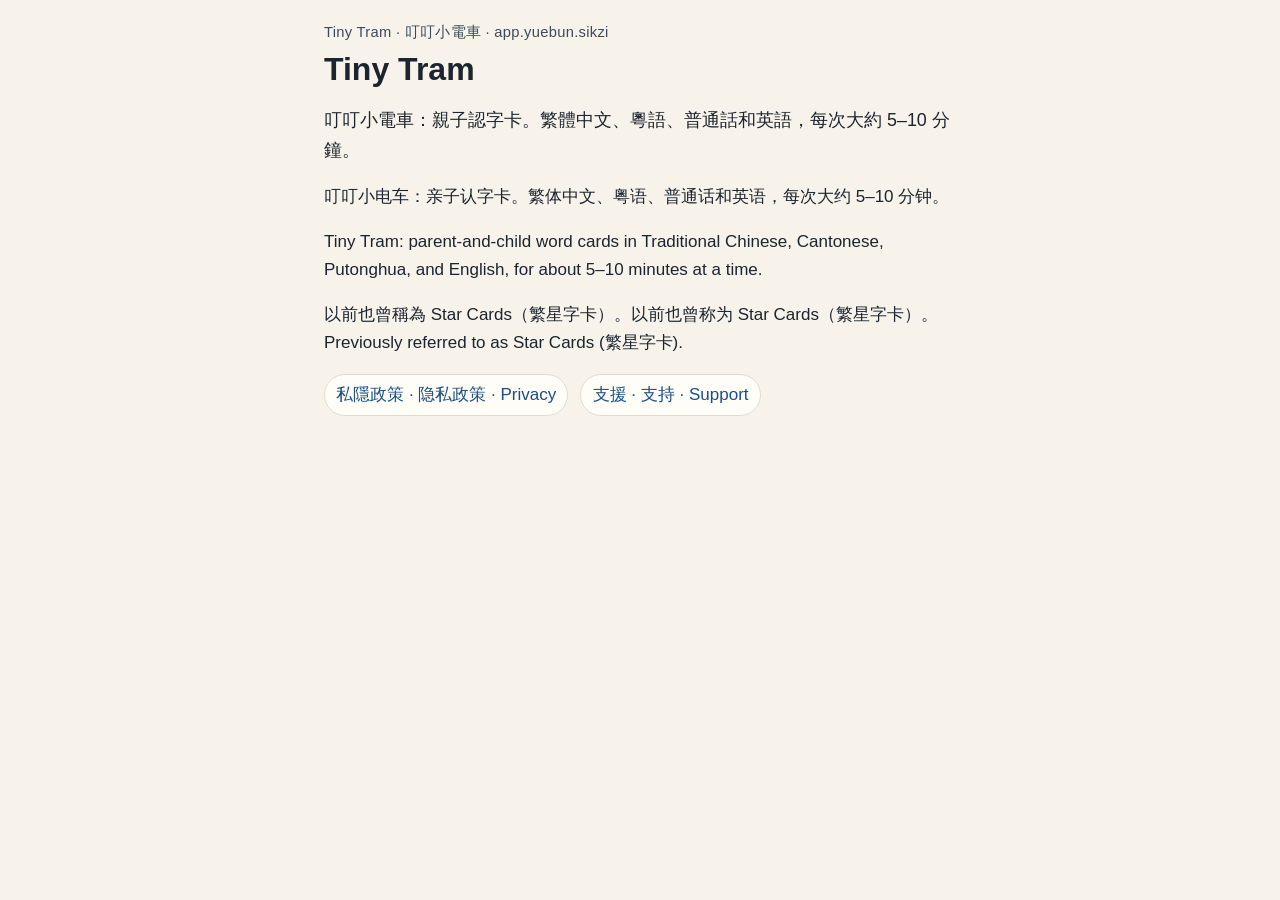
<file: index.html>
<!DOCTYPE html>
<html lang="zh-Hant">
<head>
  <meta charset="utf-8">
  <meta name="viewport" content="width=device-width, initial-scale=1">
  <meta http-equiv="Content-Security-Policy" content="default-src 'none'; style-src 'self'; base-uri 'none'; form-action 'none'">
  <title>Tiny Tram · 叮叮小電車</title>
  <link rel="stylesheet" href="style.css">
</head>
<body>
  <div class="wrap">
    <header>
      <p class="kicker">Tiny Tram · 叮叮小電車 · app.yuebun.sikzi</p>
      <h1>Tiny Tram</h1>
      <p class="lede">叮叮小電車：親子認字卡。繁體中文、粵語、普通話和英語，每次大約 5–10 分鐘。</p>
      <p>叮叮小电车：亲子认字卡。繁体中文、粤语、普通话和英语，每次大约 5–10 分钟。</p>
      <p>Tiny Tram: parent-and-child word cards in Traditional Chinese, Cantonese, Putonghua, and English, for about 5–10 minutes at a time.</p>
      <p>以前也曾稱為 Star Cards（繁星字卡）。以前也曾称为 Star Cards（繁星字卡）。Previously referred to as Star Cards (繁星字卡).</p>
      <nav class="site" aria-label="Pages">
        <a href="privacy.html">私隱政策 · 隐私政策 · Privacy</a>
        <a href="support.html">支援 · 支持 · Support</a>
      </nav>
    </header>
  </div>
</body>
</html>
</file>
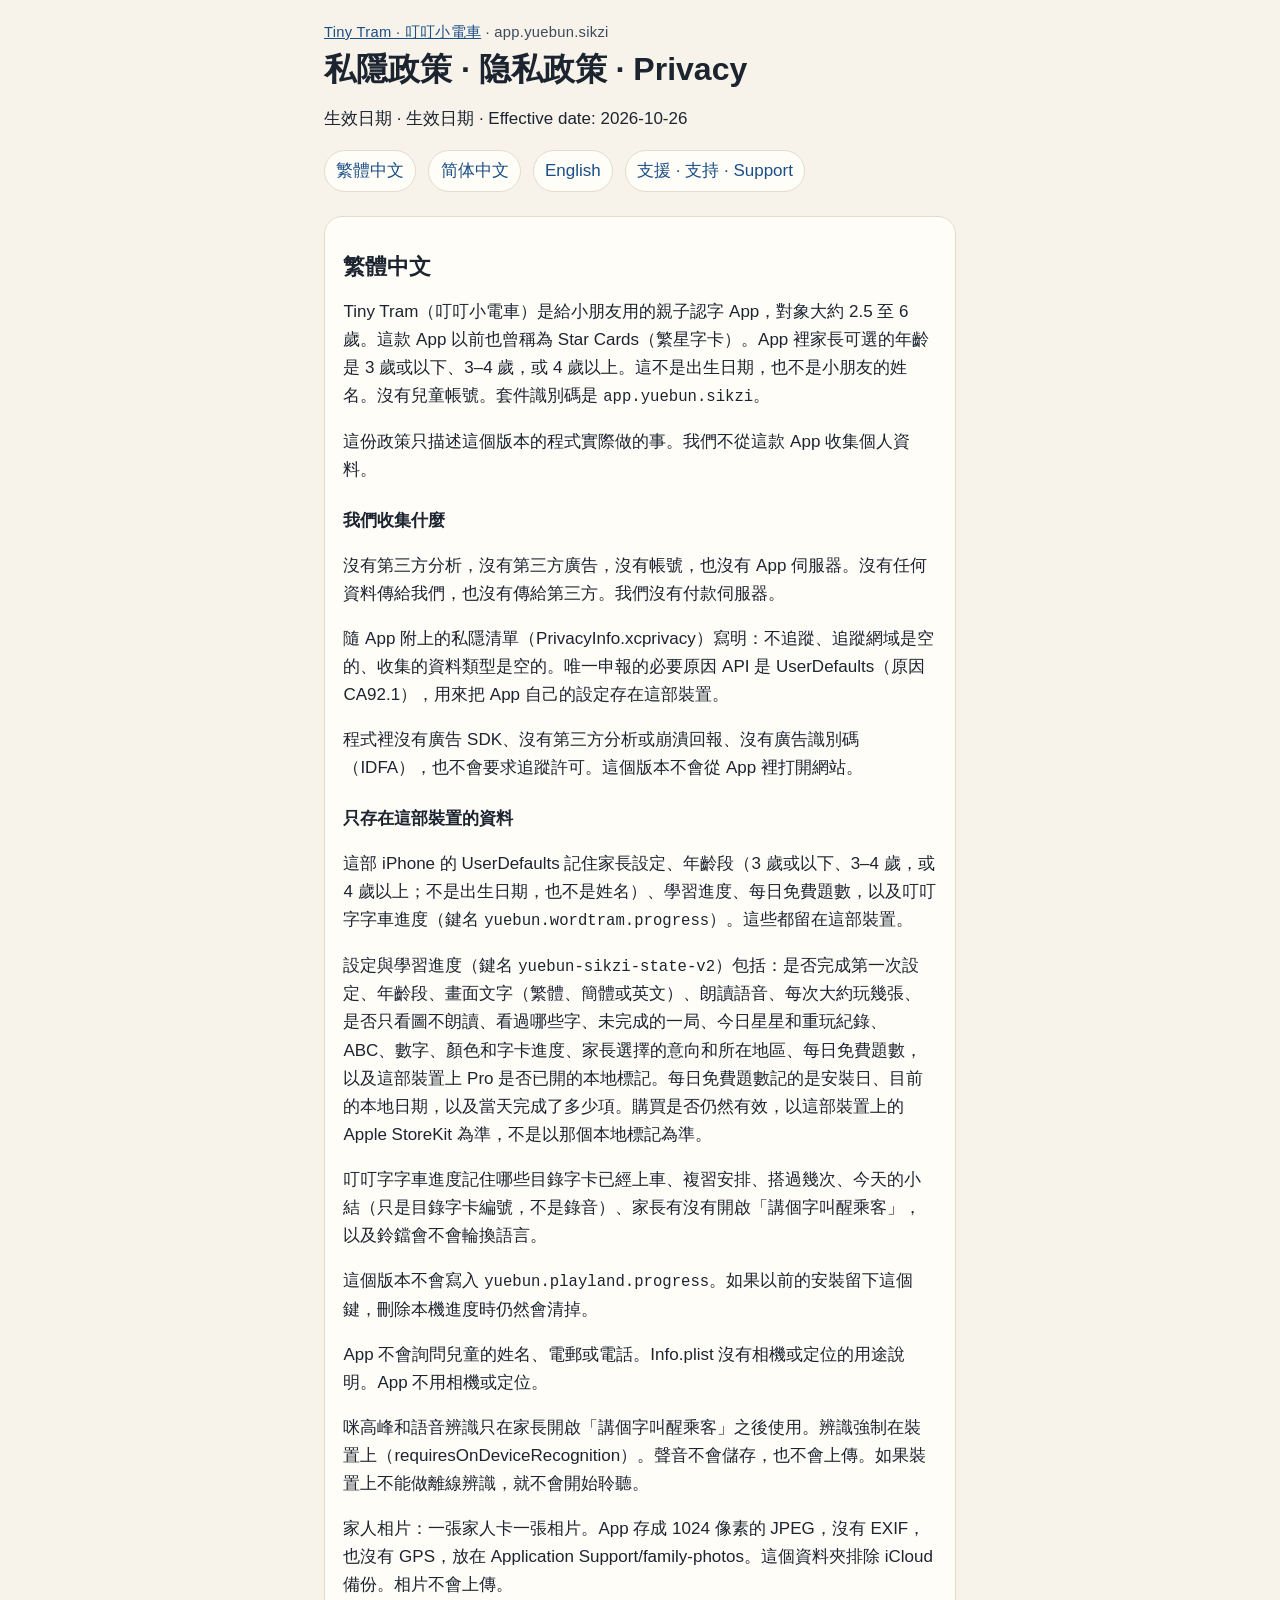
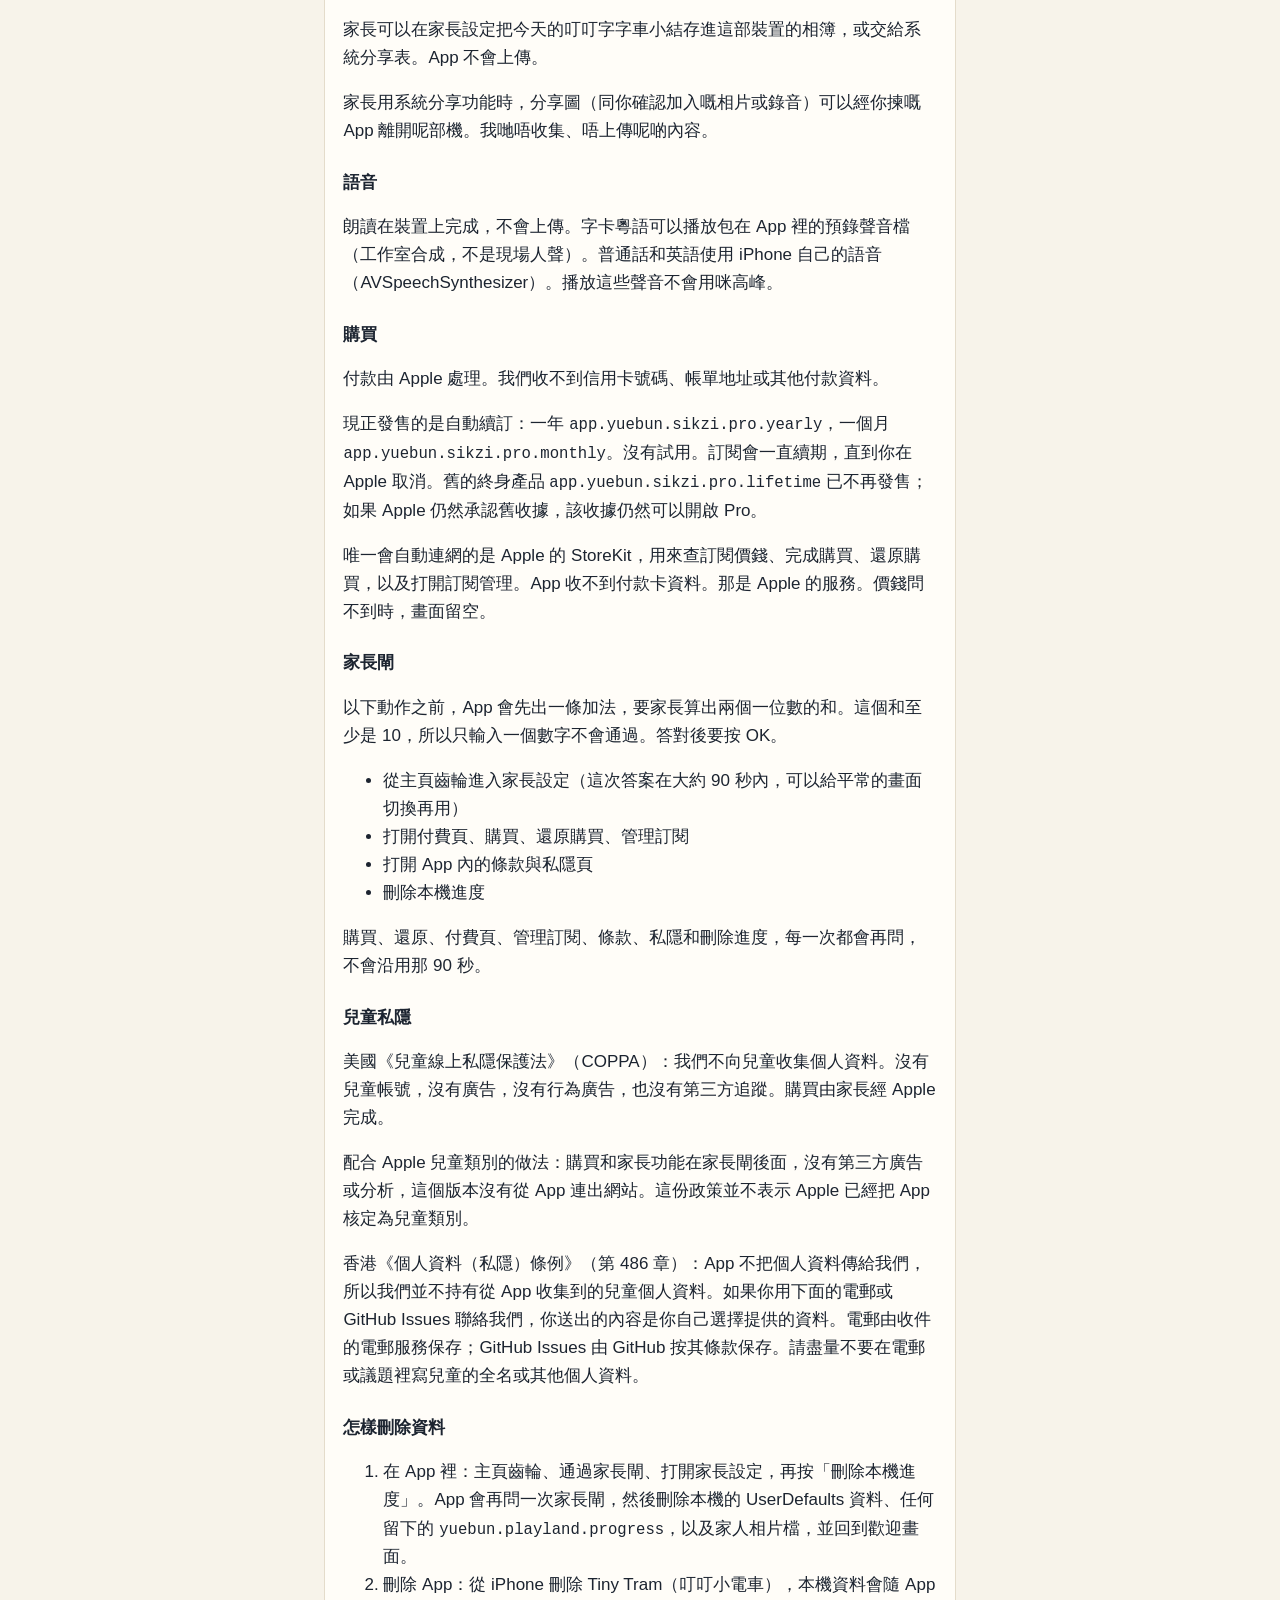
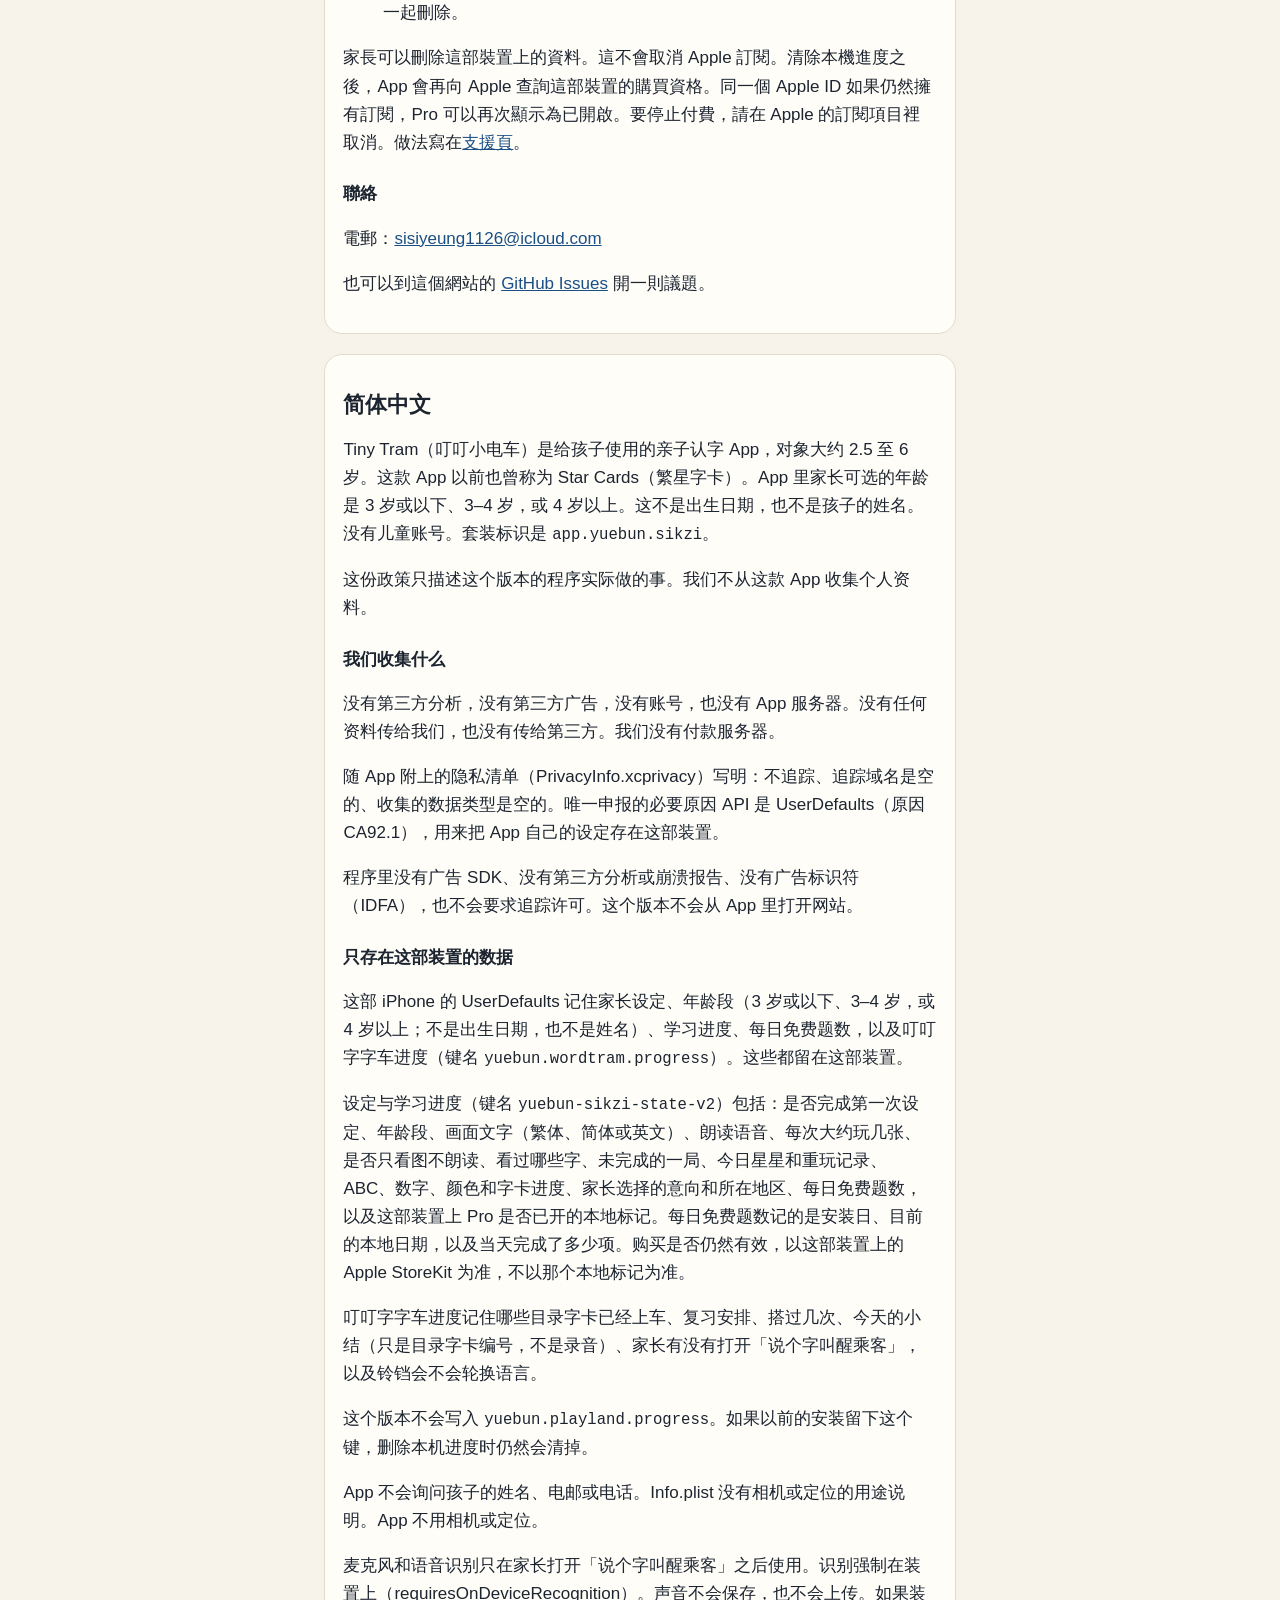
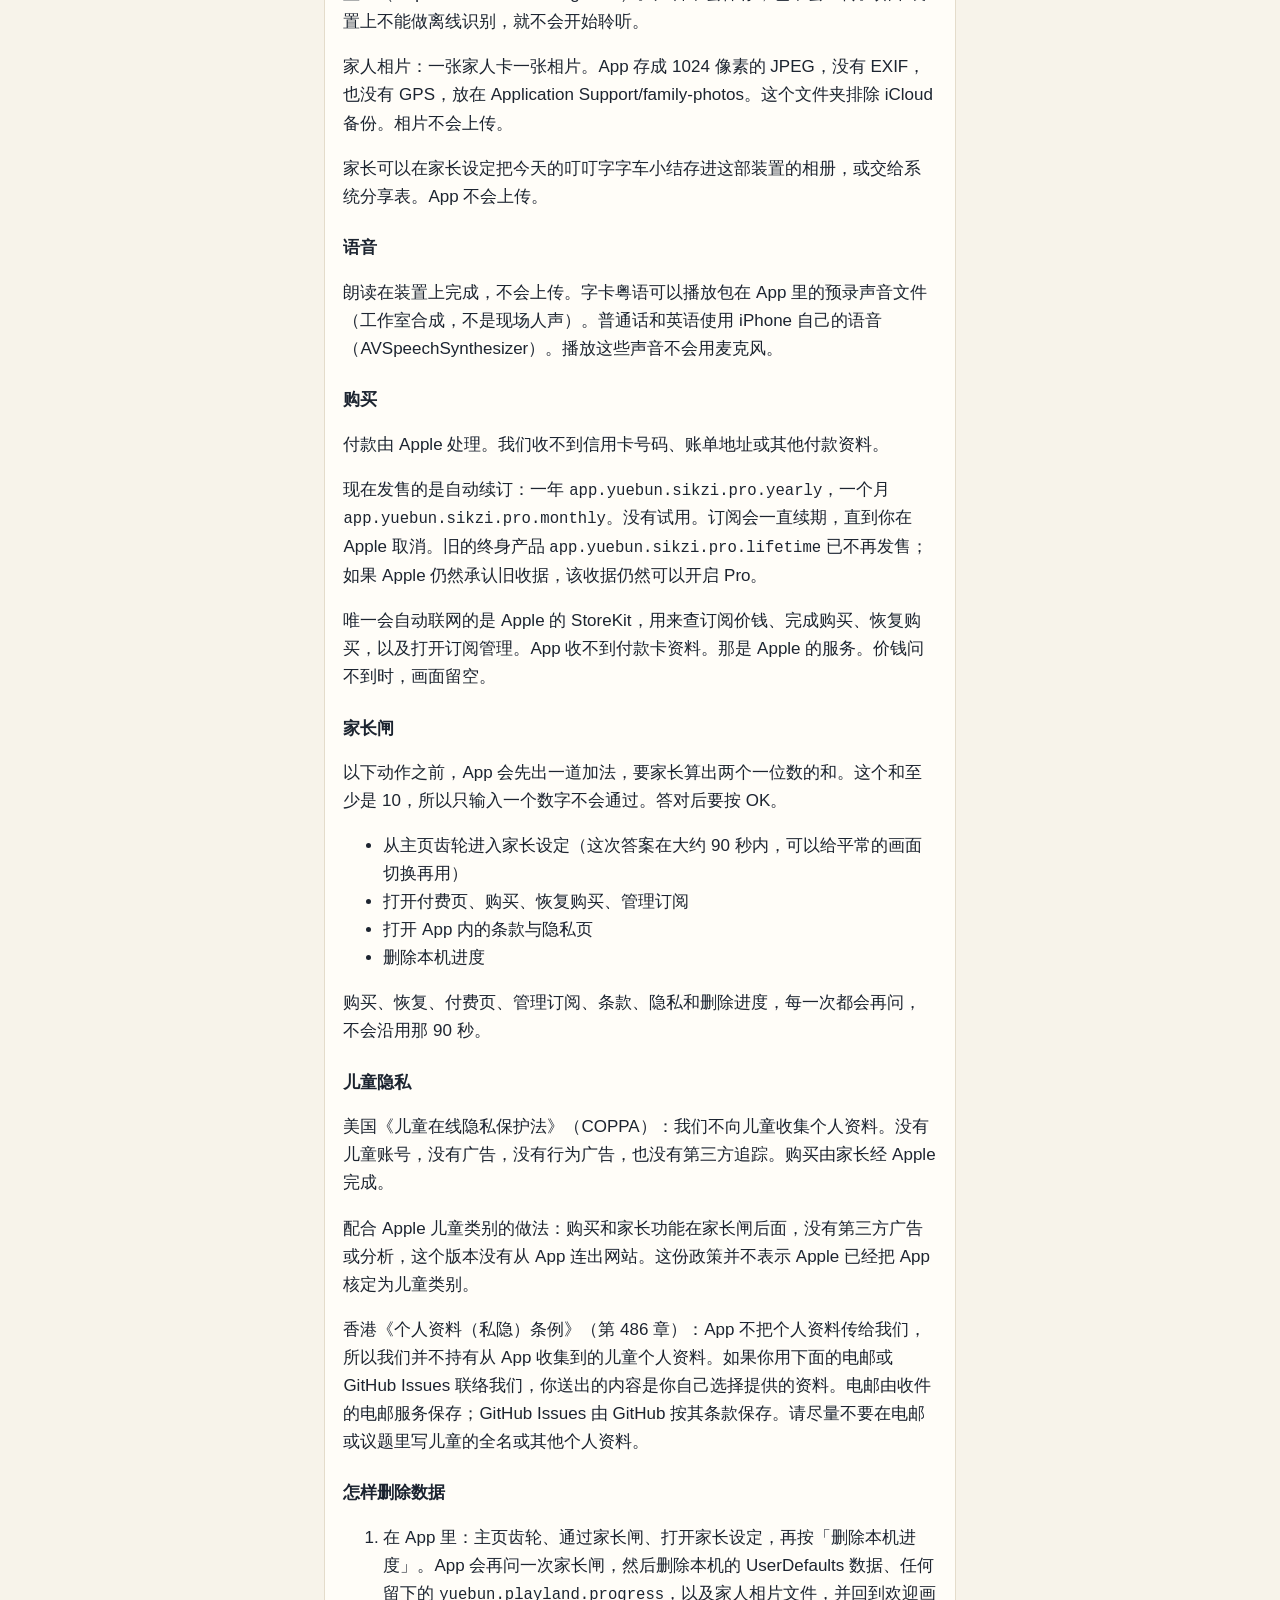
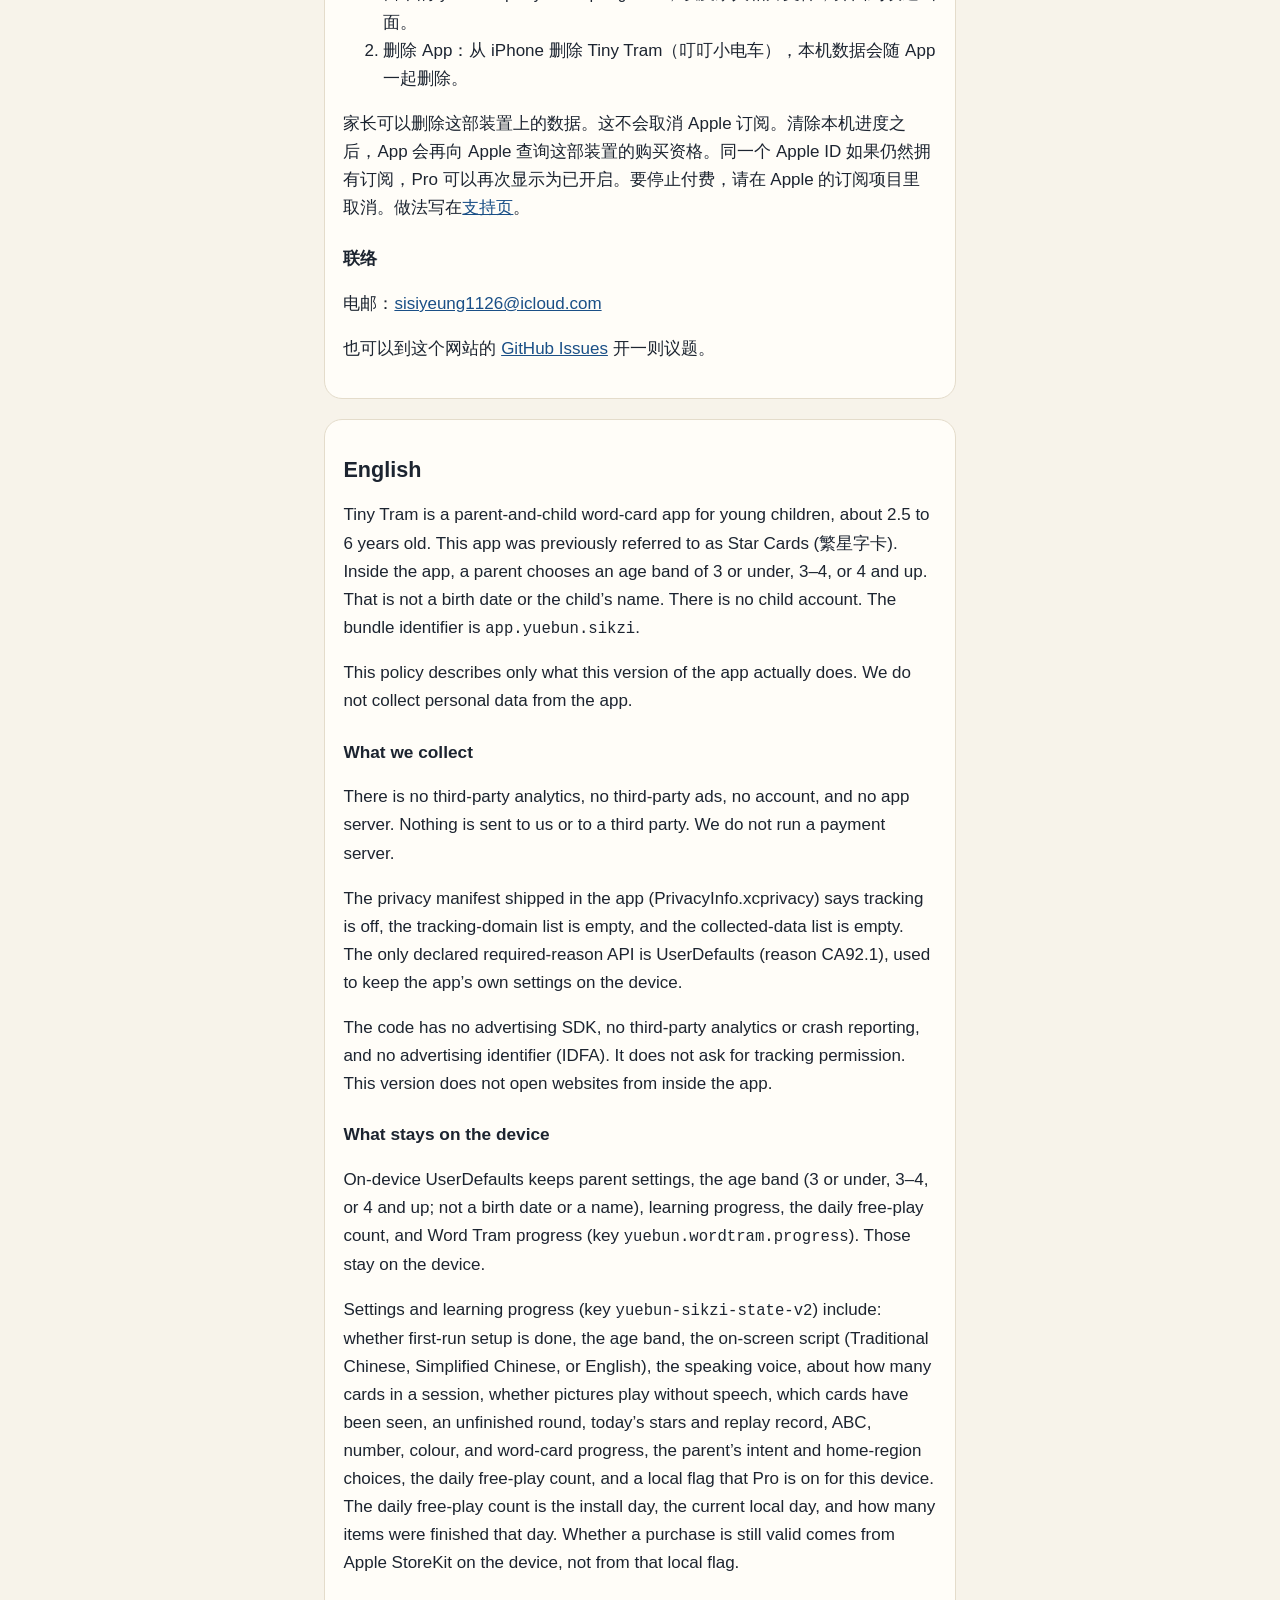
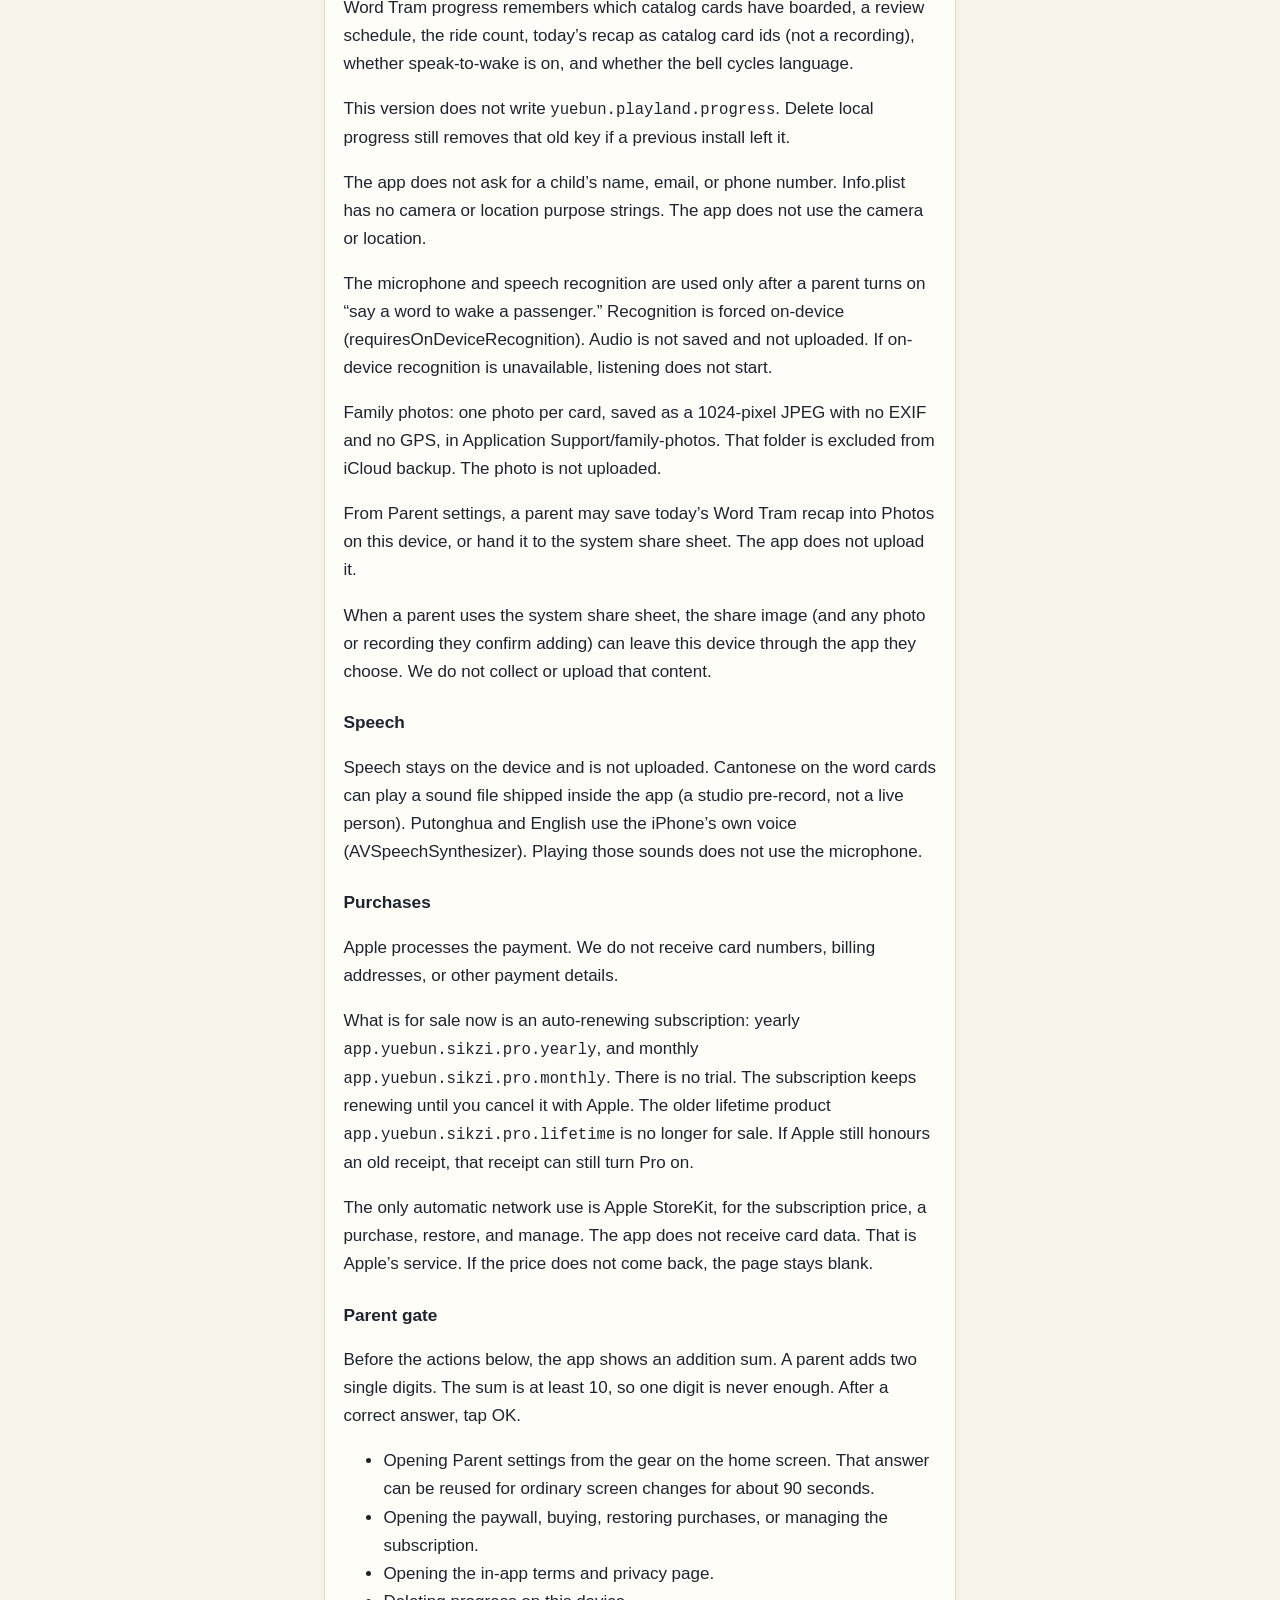
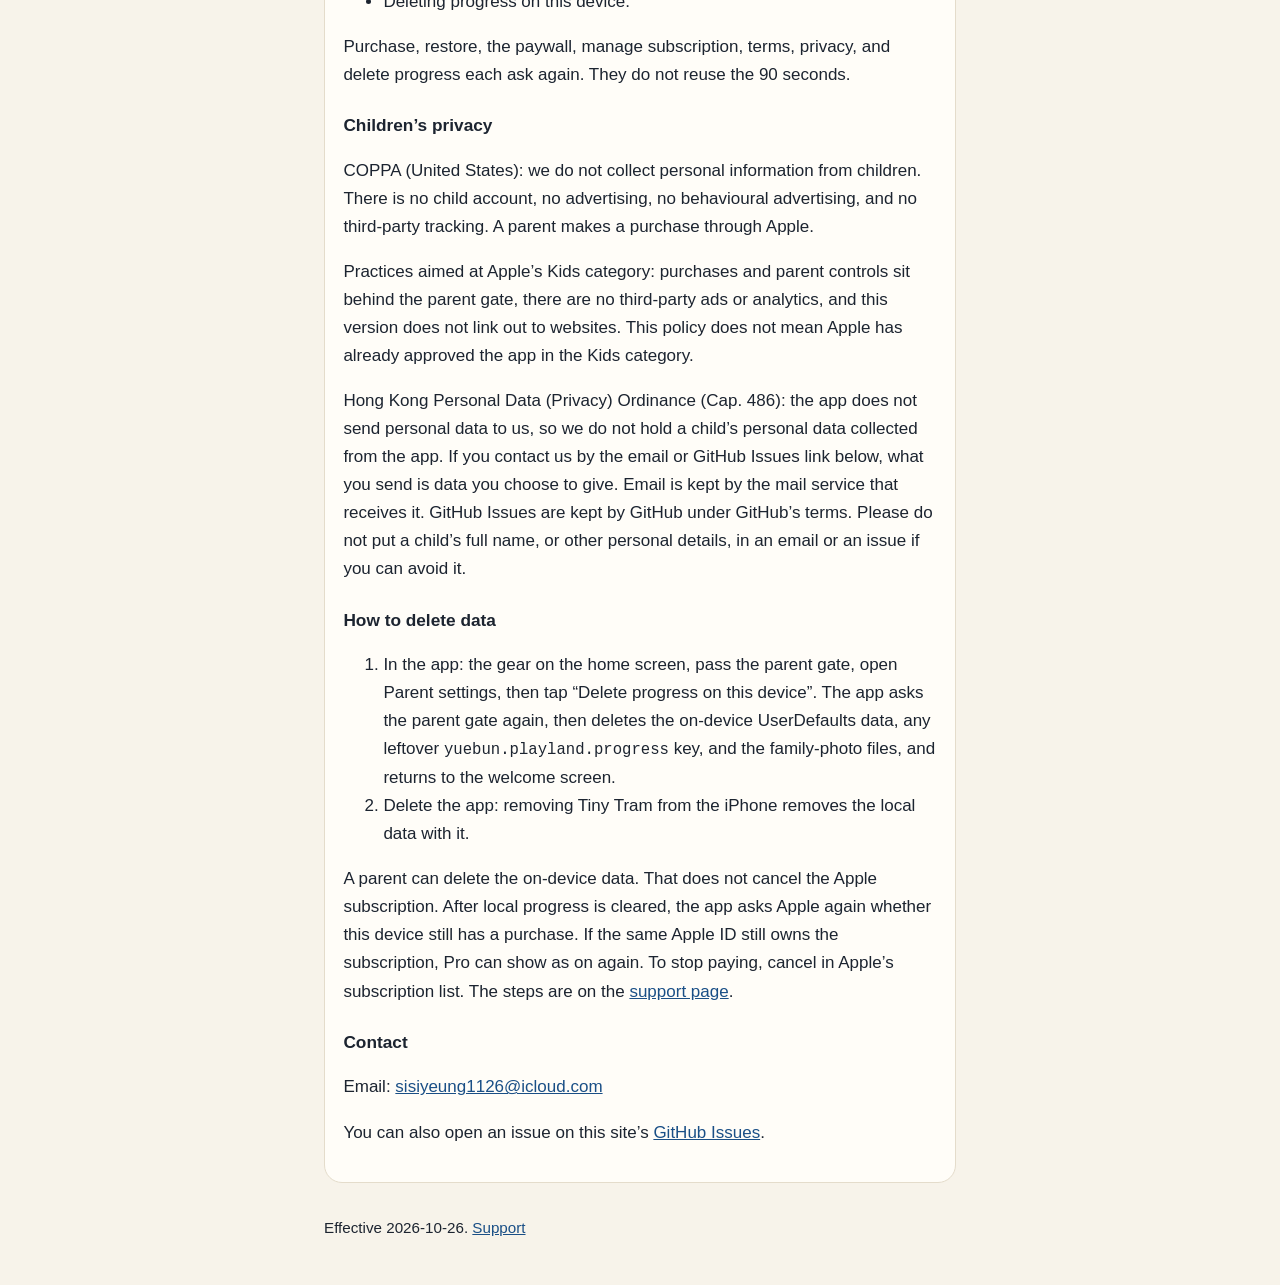
<file: privacy.html>
<!DOCTYPE html>
<html lang="zh-Hant">
<head>
  <meta charset="utf-8">
  <meta name="viewport" content="width=device-width, initial-scale=1">
  <meta http-equiv="Content-Security-Policy" content="default-src 'none'; style-src 'self'; base-uri 'none'; form-action 'none'">
  <title>Tiny Tram（叮叮小電車）私隱政策 · Privacy</title>
  <link rel="stylesheet" href="style.css">
</head>
<body>
  <div class="wrap">
    <header>
      <p class="kicker"><a href="index.html">Tiny Tram · 叮叮小電車</a> · app.yuebun.sikzi</p>
      <h1>私隱政策 · 隐私政策 · Privacy</h1>
      <p>生效日期 · 生效日期 · Effective date: 2026-10-26</p>
      <nav class="lang" aria-label="Languages">
        <a href="#zh-Hant">繁體中文</a>
        <a href="#zh-Hans">简体中文</a>
        <a href="#en">English</a>
        <a href="support.html">支援 · 支持 · Support</a>
      </nav>
    </header>

    <article id="zh-Hant" lang="zh-Hant">
      <h2>繁體中文</h2>
      <p>Tiny Tram（叮叮小電車）是給小朋友用的親子認字 App，對象大約 2.5 至 6 歲。這款 App 以前也曾稱為 Star Cards（繁星字卡）。App 裡家長可選的年齡是 3 歲或以下、3–4 歲，或 4 歲以上。這不是出生日期，也不是小朋友的姓名。沒有兒童帳號。套件識別碼是 <code>app.yuebun.sikzi</code>。</p>
      <p>這份政策只描述這個版本的程式實際做的事。我們不從這款 App 收集個人資料。</p>

      <h3>我們收集什麼</h3>
      <p>沒有第三方分析，沒有第三方廣告，沒有帳號，也沒有 App 伺服器。沒有任何資料傳給我們，也沒有傳給第三方。我們沒有付款伺服器。</p>
      <p>隨 App 附上的私隱清單（PrivacyInfo.xcprivacy）寫明：不追蹤、追蹤網域是空的、收集的資料類型是空的。唯一申報的必要原因 API 是 UserDefaults（原因 CA92.1），用來把 App 自己的設定存在這部裝置。</p>
      <p>程式裡沒有廣告 SDK、沒有第三方分析或崩潰回報、沒有廣告識別碼（IDFA），也不會要求追蹤許可。這個版本不會從 App 裡打開網站。</p>

      <h3>只存在這部裝置的資料</h3>
      <p>這部 iPhone 的 UserDefaults 記住家長設定、年齡段（3 歲或以下、3–4 歲，或 4 歲以上；不是出生日期，也不是姓名）、學習進度、每日免費題數，以及叮叮字字車進度（鍵名 <code>yuebun.wordtram.progress</code>）。這些都留在這部裝置。</p>
      <p>設定與學習進度（鍵名 <code>yuebun-sikzi-state-v2</code>）包括：是否完成第一次設定、年齡段、畫面文字（繁體、簡體或英文）、朗讀語音、每次大約玩幾張、是否只看圖不朗讀、看過哪些字、未完成的一局、今日星星和重玩紀錄、ABC、數字、顏色和字卡進度、家長選擇的意向和所在地區、每日免費題數，以及這部裝置上 Pro 是否已開的本地標記。每日免費題數記的是安裝日、目前的本地日期，以及當天完成了多少項。購買是否仍然有效，以這部裝置上的 Apple StoreKit 為準，不是以那個本地標記為準。</p>
      <p>叮叮字字車進度記住哪些目錄字卡已經上車、複習安排、搭過幾次、今天的小結（只是目錄字卡編號，不是錄音）、家長有沒有開啟「講個字叫醒乘客」，以及鈴鐺會不會輪換語言。</p>
      <p>這個版本不會寫入 <code>yuebun.playland.progress</code>。如果以前的安裝留下這個鍵，刪除本機進度時仍然會清掉。</p>
      <p>App 不會詢問兒童的姓名、電郵或電話。Info.plist 沒有相機或定位的用途說明。App 不用相機或定位。</p>
      <p>咪高峰和語音辨識只在家長開啟「講個字叫醒乘客」之後使用。辨識強制在裝置上（requiresOnDeviceRecognition）。聲音不會儲存，也不會上傳。如果裝置上不能做離線辨識，就不會開始聆聽。</p>
      <p>家人相片：一張家人卡一張相片。App 存成 1024 像素的 JPEG，沒有 EXIF，也沒有 GPS，放在 Application Support/family-photos。這個資料夾排除 iCloud 備份。相片不會上傳。</p>
      <p>家長可以在家長設定把今天的叮叮字字車小結存進這部裝置的相簿，或交給系統分享表。App 不會上傳。</p>
      <p>家長用系統分享功能時，分享圖（同你確認加入嘅相片或錄音）可以經你揀嘅 App 離開呢部機。我哋唔收集、唔上傳呢啲內容。</p>

      <h3>語音</h3>
      <p>朗讀在裝置上完成，不會上傳。字卡粵語可以播放包在 App 裡的預錄聲音檔（工作室合成，不是現場人聲）。普通話和英語使用 iPhone 自己的語音（AVSpeechSynthesizer）。播放這些聲音不會用咪高峰。</p>

      <h3>購買</h3>
      <p>付款由 Apple 處理。我們收不到信用卡號碼、帳單地址或其他付款資料。</p>
      <p>現正發售的是自動續訂：一年 <code>app.yuebun.sikzi.pro.yearly</code>，一個月 <code>app.yuebun.sikzi.pro.monthly</code>。沒有試用。訂閱會一直續期，直到你在 Apple 取消。舊的終身產品 <code>app.yuebun.sikzi.pro.lifetime</code> 已不再發售；如果 Apple 仍然承認舊收據，該收據仍然可以開啟 Pro。</p>
      <p>唯一會自動連網的是 Apple 的 StoreKit，用來查訂閱價錢、完成購買、還原購買，以及打開訂閱管理。App 收不到付款卡資料。那是 Apple 的服務。價錢問不到時，畫面留空。</p>

      <h3>家長閘</h3>
      <p>以下動作之前，App 會先出一條加法，要家長算出兩個一位數的和。這個和至少是 10，所以只輸入一個數字不會通過。答對後要按 OK。</p>
      <ul>
        <li>從主頁齒輪進入家長設定（這次答案在大約 90 秒內，可以給平常的畫面切換再用）</li>
        <li>打開付費頁、購買、還原購買、管理訂閱</li>
        <li>打開 App 內的條款與私隱頁</li>
        <li>刪除本機進度</li>
      </ul>
      <p>購買、還原、付費頁、管理訂閱、條款、私隱和刪除進度，每一次都會再問，不會沿用那 90 秒。</p>

      <h3>兒童私隱</h3>
      <p>美國《兒童線上私隱保護法》（COPPA）：我們不向兒童收集個人資料。沒有兒童帳號，沒有廣告，沒有行為廣告，也沒有第三方追蹤。購買由家長經 Apple 完成。</p>
      <p>配合 Apple 兒童類別的做法：購買和家長功能在家長閘後面，沒有第三方廣告或分析，這個版本沒有從 App 連出網站。這份政策並不表示 Apple 已經把 App 核定為兒童類別。</p>
      <p>香港《個人資料（私隱）條例》（第 486 章）：App 不把個人資料傳給我們，所以我們並不持有從 App 收集到的兒童個人資料。如果你用下面的電郵或 GitHub Issues 聯絡我們，你送出的內容是你自己選擇提供的資料。電郵由收件的電郵服務保存；GitHub Issues 由 GitHub 按其條款保存。請盡量不要在電郵或議題裡寫兒童的全名或其他個人資料。</p>

      <h3>怎樣刪除資料</h3>
      <ol>
        <li>在 App 裡：主頁齒輪、通過家長閘、打開家長設定，再按「刪除本機進度」。App 會再問一次家長閘，然後刪除本機的 UserDefaults 資料、任何留下的 <code>yuebun.playland.progress</code>，以及家人相片檔，並回到歡迎畫面。</li>
        <li>刪除 App：從 iPhone 刪除 Tiny Tram（叮叮小電車），本機資料會隨 App 一起刪除。</li>
      </ol>
      <p>家長可以刪除這部裝置上的資料。這不會取消 Apple 訂閱。清除本機進度之後，App 會再向 Apple 查詢這部裝置的購買資格。同一個 Apple ID 如果仍然擁有訂閱，Pro 可以再次顯示為已開啟。要停止付費，請在 Apple 的訂閱項目裡取消。做法寫在<a href="support.html#zh-Hant">支援頁</a>。</p>

      <h3>聯絡</h3>
      <p>電郵：<a href="mailto:sisiyeung1126@icloud.com">sisiyeung1126@icloud.com</a></p>
      <p>也可以到這個網站的 <a href="https://github.com/sisiyeung1126-max/star-cards-support/issues">GitHub Issues</a> 開一則議題。</p>
    </article>

    <article id="zh-Hans" lang="zh-Hans">
      <h2>简体中文</h2>
      <p>Tiny Tram（叮叮小电车）是给孩子使用的亲子认字 App，对象大约 2.5 至 6 岁。这款 App 以前也曾称为 Star Cards（繁星字卡）。App 里家长可选的年龄是 3 岁或以下、3–4 岁，或 4 岁以上。这不是出生日期，也不是孩子的姓名。没有儿童账号。套装标识是 <code>app.yuebun.sikzi</code>。</p>
      <p>这份政策只描述这个版本的程序实际做的事。我们不从这款 App 收集个人资料。</p>

      <h3>我们收集什么</h3>
      <p>没有第三方分析，没有第三方广告，没有账号，也没有 App 服务器。没有任何资料传给我们，也没有传给第三方。我们没有付款服务器。</p>
      <p>随 App 附上的隐私清单（PrivacyInfo.xcprivacy）写明：不追踪、追踪域名是空的、收集的数据类型是空的。唯一申报的必要原因 API 是 UserDefaults（原因 CA92.1），用来把 App 自己的设定存在这部装置。</p>
      <p>程序里没有广告 SDK、没有第三方分析或崩溃报告、没有广告标识符（IDFA），也不会要求追踪许可。这个版本不会从 App 里打开网站。</p>

      <h3>只存在这部装置的数据</h3>
      <p>这部 iPhone 的 UserDefaults 记住家长设定、年龄段（3 岁或以下、3–4 岁，或 4 岁以上；不是出生日期，也不是姓名）、学习进度、每日免费题数，以及叮叮字字车进度（键名 <code>yuebun.wordtram.progress</code>）。这些都留在这部装置。</p>
      <p>设定与学习进度（键名 <code>yuebun-sikzi-state-v2</code>）包括：是否完成第一次设定、年龄段、画面文字（繁体、简体或英文）、朗读语音、每次大约玩几张、是否只看图不朗读、看过哪些字、未完成的一局、今日星星和重玩记录、ABC、数字、颜色和字卡进度、家长选择的意向和所在地区、每日免费题数，以及这部装置上 Pro 是否已开的本地标记。每日免费题数记的是安装日、目前的本地日期，以及当天完成了多少项。购买是否仍然有效，以这部装置上的 Apple StoreKit 为准，不以那个本地标记为准。</p>
      <p>叮叮字字车进度记住哪些目录字卡已经上车、复习安排、搭过几次、今天的小结（只是目录字卡编号，不是录音）、家长有没有打开「说个字叫醒乘客」，以及铃铛会不会轮换语言。</p>
      <p>这个版本不会写入 <code>yuebun.playland.progress</code>。如果以前的安装留下这个键，删除本机进度时仍然会清掉。</p>
      <p>App 不会询问孩子的姓名、电邮或电话。Info.plist 没有相机或定位的用途说明。App 不用相机或定位。</p>
      <p>麦克风和语音识别只在家长打开「说个字叫醒乘客」之后使用。识别强制在装置上（requiresOnDeviceRecognition）。声音不会保存，也不会上传。如果装置上不能做离线识别，就不会开始聆听。</p>
      <p>家人相片：一张家人卡一张相片。App 存成 1024 像素的 JPEG，没有 EXIF，也没有 GPS，放在 Application Support/family-photos。这个文件夹排除 iCloud 备份。相片不会上传。</p>
      <p>家长可以在家长设定把今天的叮叮字字车小结存进这部装置的相册，或交给系统分享表。App 不会上传。</p>

      <h3>语音</h3>
      <p>朗读在装置上完成，不会上传。字卡粤语可以播放包在 App 里的预录声音文件（工作室合成，不是现场人声）。普通话和英语使用 iPhone 自己的语音（AVSpeechSynthesizer）。播放这些声音不会用麦克风。</p>

      <h3>购买</h3>
      <p>付款由 Apple 处理。我们收不到信用卡号码、账单地址或其他付款资料。</p>
      <p>现在发售的是自动续订：一年 <code>app.yuebun.sikzi.pro.yearly</code>，一个月 <code>app.yuebun.sikzi.pro.monthly</code>。没有试用。订阅会一直续期，直到你在 Apple 取消。旧的终身产品 <code>app.yuebun.sikzi.pro.lifetime</code> 已不再发售；如果 Apple 仍然承认旧收据，该收据仍然可以开启 Pro。</p>
      <p>唯一会自动联网的是 Apple 的 StoreKit，用来查订阅价钱、完成购买、恢复购买，以及打开订阅管理。App 收不到付款卡资料。那是 Apple 的服务。价钱问不到时，画面留空。</p>

      <h3>家长闸</h3>
      <p>以下动作之前，App 会先出一道加法，要家长算出两个一位数的和。这个和至少是 10，所以只输入一个数字不会通过。答对后要按 OK。</p>
      <ul>
        <li>从主页齿轮进入家长设定（这次答案在大约 90 秒内，可以给平常的画面切换再用）</li>
        <li>打开付费页、购买、恢复购买、管理订阅</li>
        <li>打开 App 内的条款与隐私页</li>
        <li>删除本机进度</li>
      </ul>
      <p>购买、恢复、付费页、管理订阅、条款、隐私和删除进度，每一次都会再问，不会沿用那 90 秒。</p>

      <h3>儿童隐私</h3>
      <p>美国《儿童在线隐私保护法》（COPPA）：我们不向儿童收集个人资料。没有儿童账号，没有广告，没有行为广告，也没有第三方追踪。购买由家长经 Apple 完成。</p>
      <p>配合 Apple 儿童类别的做法：购买和家长功能在家长闸后面，没有第三方广告或分析，这个版本没有从 App 连出网站。这份政策并不表示 Apple 已经把 App 核定为儿童类别。</p>
      <p>香港《个人资料（私隐）条例》（第 486 章）：App 不把个人资料传给我们，所以我们并不持有从 App 收集到的儿童个人资料。如果你用下面的电邮或 GitHub Issues 联络我们，你送出的内容是你自己选择提供的资料。电邮由收件的电邮服务保存；GitHub Issues 由 GitHub 按其条款保存。请尽量不要在电邮或议题里写儿童的全名或其他个人资料。</p>

      <h3>怎样删除数据</h3>
      <ol>
        <li>在 App 里：主页齿轮、通过家长闸、打开家长设定，再按「删除本机进度」。App 会再问一次家长闸，然后删除本机的 UserDefaults 数据、任何留下的 <code>yuebun.playland.progress</code>，以及家人相片文件，并回到欢迎画面。</li>
        <li>删除 App：从 iPhone 删除 Tiny Tram（叮叮小电车），本机数据会随 App 一起删除。</li>
      </ol>
      <p>家长可以删除这部装置上的数据。这不会取消 Apple 订阅。清除本机进度之后，App 会再向 Apple 查询这部装置的购买资格。同一个 Apple ID 如果仍然拥有订阅，Pro 可以再次显示为已开启。要停止付费，请在 Apple 的订阅项目里取消。做法写在<a href="support.html#zh-Hans">支持页</a>。</p>

      <h3>联络</h3>
      <p>电邮：<a href="mailto:sisiyeung1126@icloud.com">sisiyeung1126@icloud.com</a></p>
      <p>也可以到这个网站的 <a href="https://github.com/sisiyeung1126-max/star-cards-support/issues">GitHub Issues</a> 开一则议题。</p>
    </article>

    <article id="en" lang="en">
      <h2>English</h2>
      <p>Tiny Tram is a parent-and-child word-card app for young children, about 2.5 to 6 years old. This app was previously referred to as Star Cards (繁星字卡). Inside the app, a parent chooses an age band of 3 or under, 3–4, or 4 and up. That is not a birth date or the child’s name. There is no child account. The bundle identifier is <code>app.yuebun.sikzi</code>.</p>
      <p>This policy describes only what this version of the app actually does. We do not collect personal data from the app.</p>

      <h3>What we collect</h3>
      <p>There is no third-party analytics, no third-party ads, no account, and no app server. Nothing is sent to us or to a third party. We do not run a payment server.</p>
      <p>The privacy manifest shipped in the app (PrivacyInfo.xcprivacy) says tracking is off, the tracking-domain list is empty, and the collected-data list is empty. The only declared required-reason API is UserDefaults (reason CA92.1), used to keep the app’s own settings on the device.</p>
      <p>The code has no advertising SDK, no third-party analytics or crash reporting, and no advertising identifier (IDFA). It does not ask for tracking permission. This version does not open websites from inside the app.</p>

      <h3>What stays on the device</h3>
      <p>On-device UserDefaults keeps parent settings, the age band (3 or under, 3–4, or 4 and up; not a birth date or a name), learning progress, the daily free-play count, and Word Tram progress (key <code>yuebun.wordtram.progress</code>). Those stay on the device.</p>
      <p>Settings and learning progress (key <code>yuebun-sikzi-state-v2</code>) include: whether first-run setup is done, the age band, the on-screen script (Traditional Chinese, Simplified Chinese, or English), the speaking voice, about how many cards in a session, whether pictures play without speech, which cards have been seen, an unfinished round, today’s stars and replay record, ABC, number, colour, and word-card progress, the parent’s intent and home-region choices, the daily free-play count, and a local flag that Pro is on for this device. The daily free-play count is the install day, the current local day, and how many items were finished that day. Whether a purchase is still valid comes from Apple StoreKit on the device, not from that local flag.</p>
      <p>Word Tram progress remembers which catalog cards have boarded, a review schedule, the ride count, today’s recap as catalog card ids (not a recording), whether speak-to-wake is on, and whether the bell cycles language.</p>
      <p>This version does not write <code>yuebun.playland.progress</code>. Delete local progress still removes that old key if a previous install left it.</p>
      <p>The app does not ask for a child’s name, email, or phone number. Info.plist has no camera or location purpose strings. The app does not use the camera or location.</p>
      <p>The microphone and speech recognition are used only after a parent turns on “say a word to wake a passenger.” Recognition is forced on-device (requiresOnDeviceRecognition). Audio is not saved and not uploaded. If on-device recognition is unavailable, listening does not start.</p>
      <p>Family photos: one photo per card, saved as a 1024-pixel JPEG with no EXIF and no GPS, in Application Support/family-photos. That folder is excluded from iCloud backup. The photo is not uploaded.</p>
      <p>From Parent settings, a parent may save today’s Word Tram recap into Photos on this device, or hand it to the system share sheet. The app does not upload it.</p>
      <p>When a parent uses the system share sheet, the share image (and any photo or recording they confirm adding) can leave this device through the app they choose. We do not collect or upload that content.</p>

      <h3>Speech</h3>
      <p>Speech stays on the device and is not uploaded. Cantonese on the word cards can play a sound file shipped inside the app (a studio pre-record, not a live person). Putonghua and English use the iPhone’s own voice (AVSpeechSynthesizer). Playing those sounds does not use the microphone.</p>

      <h3>Purchases</h3>
      <p>Apple processes the payment. We do not receive card numbers, billing addresses, or other payment details.</p>
      <p>What is for sale now is an auto-renewing subscription: yearly <code>app.yuebun.sikzi.pro.yearly</code>, and monthly <code>app.yuebun.sikzi.pro.monthly</code>. There is no trial. The subscription keeps renewing until you cancel it with Apple. The older lifetime product <code>app.yuebun.sikzi.pro.lifetime</code> is no longer for sale. If Apple still honours an old receipt, that receipt can still turn Pro on.</p>
      <p>The only automatic network use is Apple StoreKit, for the subscription price, a purchase, restore, and manage. The app does not receive card data. That is Apple’s service. If the price does not come back, the page stays blank.</p>

      <h3>Parent gate</h3>
      <p>Before the actions below, the app shows an addition sum. A parent adds two single digits. The sum is at least 10, so one digit is never enough. After a correct answer, tap OK.</p>
      <ul>
        <li>Opening Parent settings from the gear on the home screen. That answer can be reused for ordinary screen changes for about 90 seconds.</li>
        <li>Opening the paywall, buying, restoring purchases, or managing the subscription.</li>
        <li>Opening the in-app terms and privacy page.</li>
        <li>Deleting progress on this device.</li>
      </ul>
      <p>Purchase, restore, the paywall, manage subscription, terms, privacy, and delete progress each ask again. They do not reuse the 90 seconds.</p>

      <h3>Children’s privacy</h3>
      <p>COPPA (United States): we do not collect personal information from children. There is no child account, no advertising, no behavioural advertising, and no third-party tracking. A parent makes a purchase through Apple.</p>
      <p>Practices aimed at Apple’s Kids category: purchases and parent controls sit behind the parent gate, there are no third-party ads or analytics, and this version does not link out to websites. This policy does not mean Apple has already approved the app in the Kids category.</p>
      <p>Hong Kong Personal Data (Privacy) Ordinance (Cap. 486): the app does not send personal data to us, so we do not hold a child’s personal data collected from the app. If you contact us by the email or GitHub Issues link below, what you send is data you choose to give. Email is kept by the mail service that receives it. GitHub Issues are kept by GitHub under GitHub’s terms. Please do not put a child’s full name, or other personal details, in an email or an issue if you can avoid it.</p>

      <h3>How to delete data</h3>
      <ol>
        <li>In the app: the gear on the home screen, pass the parent gate, open Parent settings, then tap “Delete progress on this device”. The app asks the parent gate again, then deletes the on-device UserDefaults data, any leftover <code>yuebun.playland.progress</code> key, and the family-photo files, and returns to the welcome screen.</li>
        <li>Delete the app: removing Tiny Tram from the iPhone removes the local data with it.</li>
      </ol>
      <p>A parent can delete the on-device data. That does not cancel the Apple subscription. After local progress is cleared, the app asks Apple again whether this device still has a purchase. If the same Apple ID still owns the subscription, Pro can show as on again. To stop paying, cancel in Apple’s subscription list. The steps are on the <a href="support.html#en">support page</a>.</p>

      <h3>Contact</h3>
      <p>Email: <a href="mailto:sisiyeung1126@icloud.com">sisiyeung1126@icloud.com</a></p>
      <p>You can also open an issue on this site’s <a href="https://github.com/sisiyeung1126-max/star-cards-support/issues">GitHub Issues</a>.</p>
    </article>

    <footer>
      <p>Effective 2026-10-26. <a href="support.html">Support</a></p>
    </footer>
  </div>
</body>
</html>
</file>
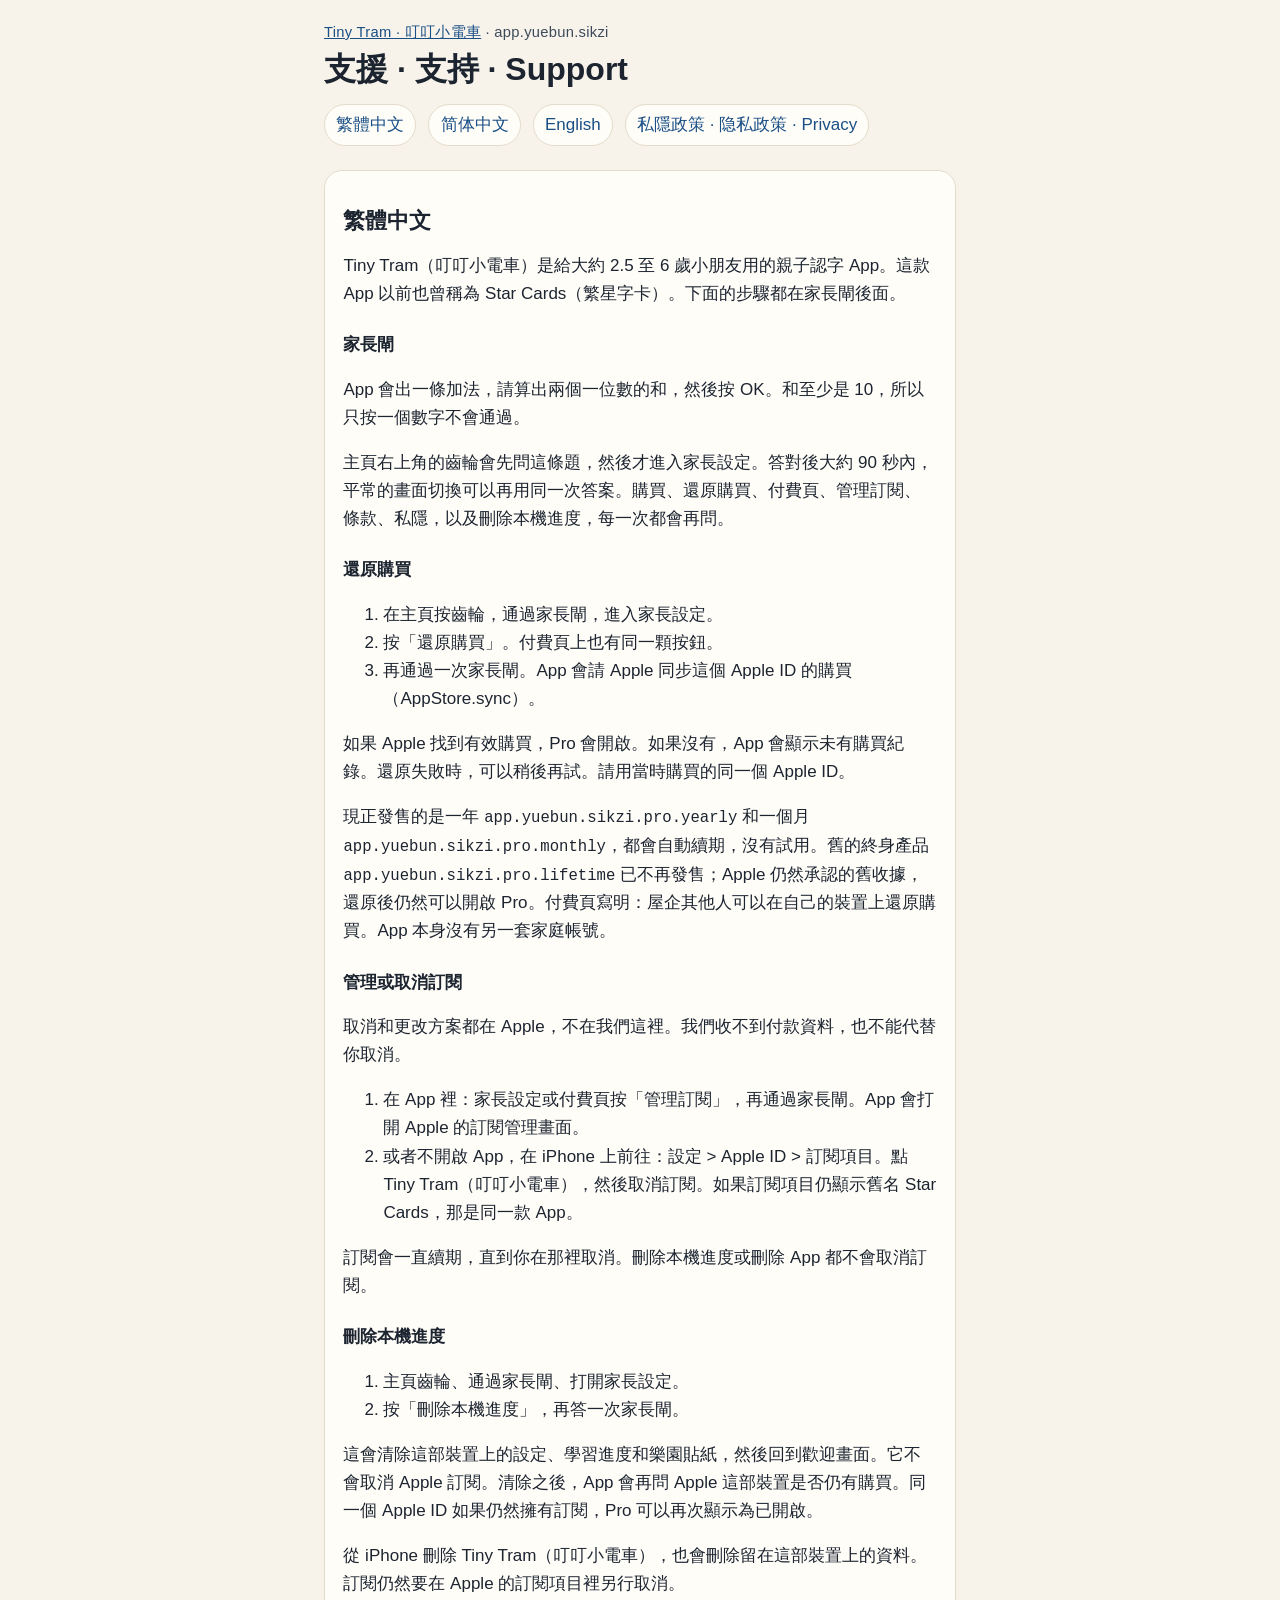
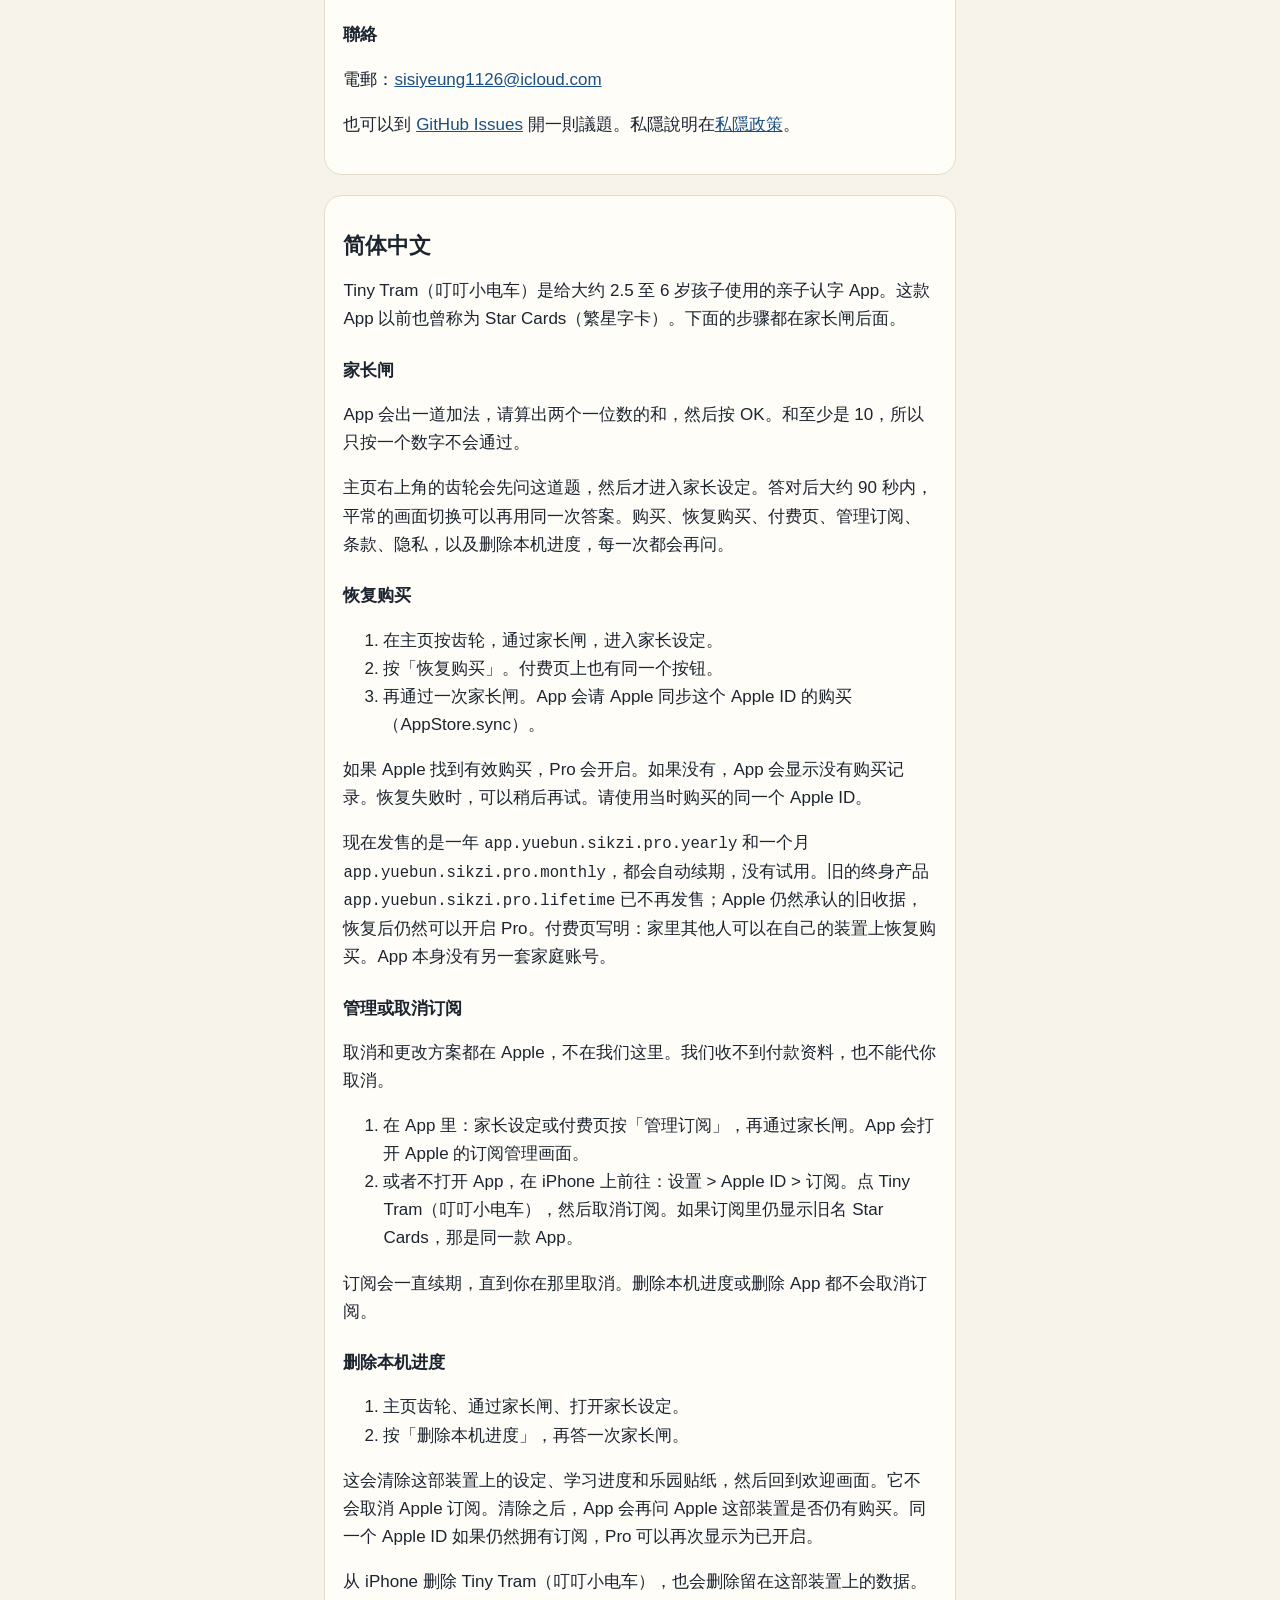
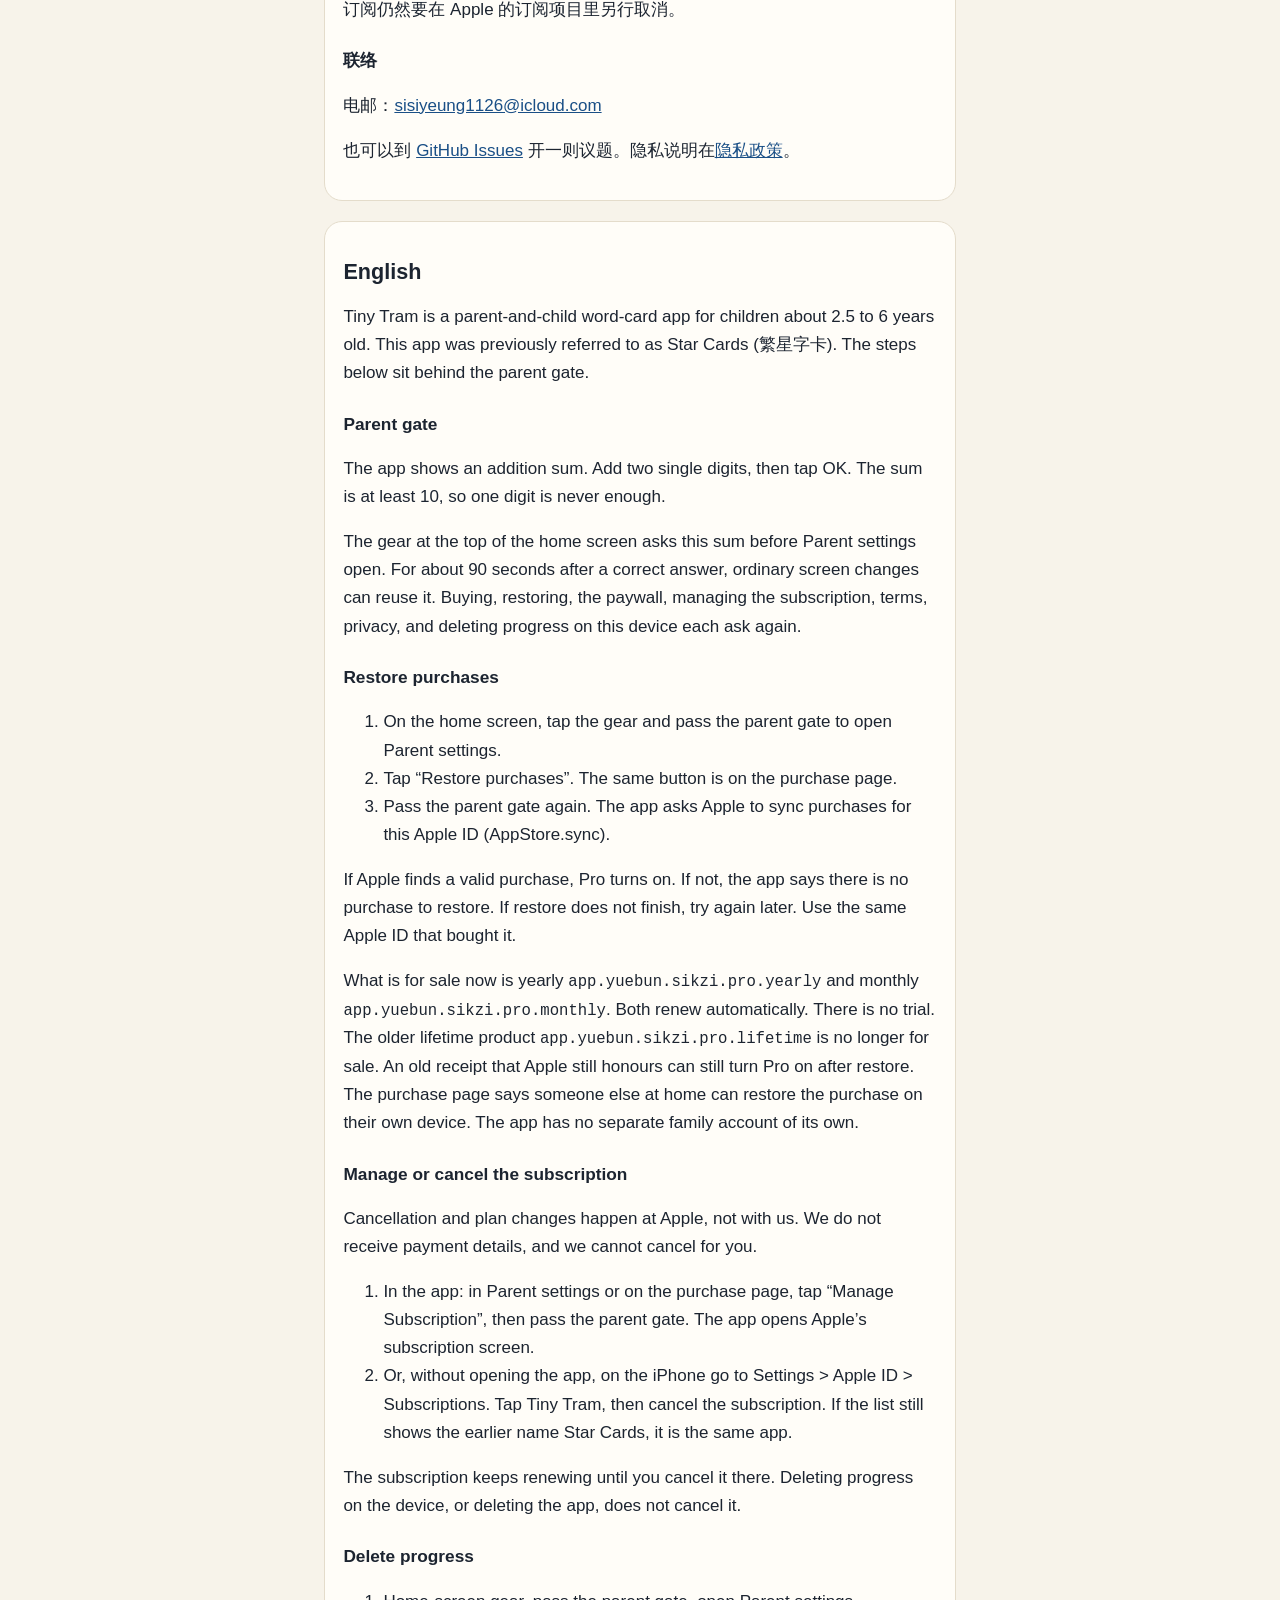
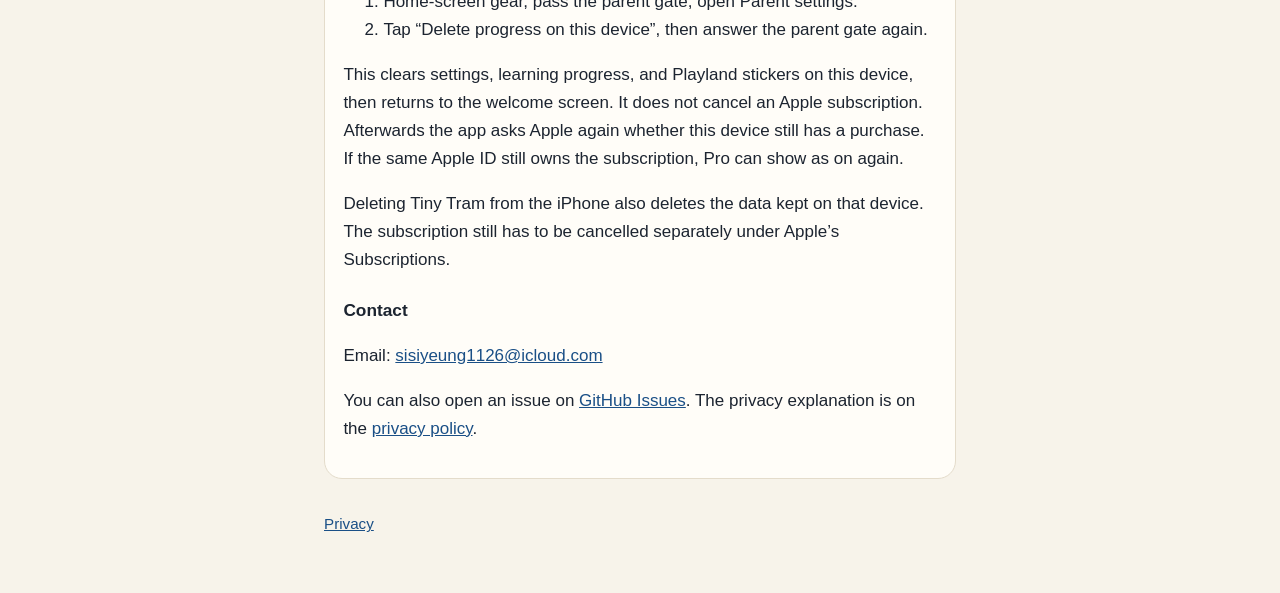
<file: support.html>
<!DOCTYPE html>
<html lang="zh-Hant">
<head>
  <meta charset="utf-8">
  <meta name="viewport" content="width=device-width, initial-scale=1">
  <meta http-equiv="Content-Security-Policy" content="default-src 'none'; style-src 'self'; base-uri 'none'; form-action 'none'">
  <title>Tiny Tram（叮叮小電車）支援 · Support</title>
  <link rel="stylesheet" href="style.css">
</head>
<body>
  <div class="wrap">
    <header>
      <p class="kicker"><a href="index.html">Tiny Tram · 叮叮小電車</a> · app.yuebun.sikzi</p>
      <h1>支援 · 支持 · Support</h1>
      <nav class="lang" aria-label="Languages">
        <a href="#zh-Hant">繁體中文</a>
        <a href="#zh-Hans">简体中文</a>
        <a href="#en">English</a>
        <a href="privacy.html">私隱政策 · 隐私政策 · Privacy</a>
      </nav>
    </header>

    <article id="zh-Hant" lang="zh-Hant">
      <h2>繁體中文</h2>
      <p>Tiny Tram（叮叮小電車）是給大約 2.5 至 6 歲小朋友用的親子認字 App。這款 App 以前也曾稱為 Star Cards（繁星字卡）。下面的步驟都在家長閘後面。</p>

      <h3>家長閘</h3>
      <p>App 會出一條加法，請算出兩個一位數的和，然後按 OK。和至少是 10，所以只按一個數字不會通過。</p>
      <p>主頁右上角的齒輪會先問這條題，然後才進入家長設定。答對後大約 90 秒內，平常的畫面切換可以再用同一次答案。購買、還原購買、付費頁、管理訂閱、條款、私隱，以及刪除本機進度，每一次都會再問。</p>

      <h3>還原購買</h3>
      <ol>
        <li>在主頁按齒輪，通過家長閘，進入家長設定。</li>
        <li>按「還原購買」。付費頁上也有同一顆按鈕。</li>
        <li>再通過一次家長閘。App 會請 Apple 同步這個 Apple ID 的購買（AppStore.sync）。</li>
      </ol>
      <p>如果 Apple 找到有效購買，Pro 會開啟。如果沒有，App 會顯示未有購買紀錄。還原失敗時，可以稍後再試。請用當時購買的同一個 Apple ID。</p>
      <p>現正發售的是一年 <code>app.yuebun.sikzi.pro.yearly</code> 和一個月 <code>app.yuebun.sikzi.pro.monthly</code>，都會自動續期，沒有試用。舊的終身產品 <code>app.yuebun.sikzi.pro.lifetime</code> 已不再發售；Apple 仍然承認的舊收據，還原後仍然可以開啟 Pro。付費頁寫明：屋企其他人可以在自己的裝置上還原購買。App 本身沒有另一套家庭帳號。</p>

      <h3>管理或取消訂閱</h3>
      <p>取消和更改方案都在 Apple，不在我們這裡。我們收不到付款資料，也不能代替你取消。</p>
      <ol>
        <li>在 App 裡：家長設定或付費頁按「管理訂閱」，再通過家長閘。App 會打開 Apple 的訂閱管理畫面。</li>
        <li>或者不開啟 App，在 iPhone 上前往：設定 &gt; Apple ID &gt; 訂閱項目。點 Tiny Tram（叮叮小電車），然後取消訂閱。如果訂閱項目仍顯示舊名 Star Cards，那是同一款 App。</li>
      </ol>
      <p>訂閱會一直續期，直到你在那裡取消。刪除本機進度或刪除 App 都不會取消訂閱。</p>

      <h3>刪除本機進度</h3>
      <ol>
        <li>主頁齒輪、通過家長閘、打開家長設定。</li>
        <li>按「刪除本機進度」，再答一次家長閘。</li>
      </ol>
      <p>這會清除這部裝置上的設定、學習進度和樂園貼紙，然後回到歡迎畫面。它不會取消 Apple 訂閱。清除之後，App 會再問 Apple 這部裝置是否仍有購買。同一個 Apple ID 如果仍然擁有訂閱，Pro 可以再次顯示為已開啟。</p>
      <p>從 iPhone 刪除 Tiny Tram（叮叮小電車），也會刪除留在這部裝置上的資料。訂閱仍然要在 Apple 的訂閱項目裡另行取消。</p>

      <h3>聯絡</h3>
      <p>電郵：<a href="mailto:sisiyeung1126@icloud.com">sisiyeung1126@icloud.com</a></p>
      <p>也可以到 <a href="https://github.com/sisiyeung1126-max/star-cards-support/issues">GitHub Issues</a> 開一則議題。私隱說明在<a href="privacy.html#zh-Hant">私隱政策</a>。</p>
    </article>

    <article id="zh-Hans" lang="zh-Hans">
      <h2>简体中文</h2>
      <p>Tiny Tram（叮叮小电车）是给大约 2.5 至 6 岁孩子使用的亲子认字 App。这款 App 以前也曾称为 Star Cards（繁星字卡）。下面的步骤都在家长闸后面。</p>

      <h3>家长闸</h3>
      <p>App 会出一道加法，请算出两个一位数的和，然后按 OK。和至少是 10，所以只按一个数字不会通过。</p>
      <p>主页右上角的齿轮会先问这道题，然后才进入家长设定。答对后大约 90 秒内，平常的画面切换可以再用同一次答案。购买、恢复购买、付费页、管理订阅、条款、隐私，以及删除本机进度，每一次都会再问。</p>

      <h3>恢复购买</h3>
      <ol>
        <li>在主页按齿轮，通过家长闸，进入家长设定。</li>
        <li>按「恢复购买」。付费页上也有同一个按钮。</li>
        <li>再通过一次家长闸。App 会请 Apple 同步这个 Apple ID 的购买（AppStore.sync）。</li>
      </ol>
      <p>如果 Apple 找到有效购买，Pro 会开启。如果没有，App 会显示没有购买记录。恢复失败时，可以稍后再试。请使用当时购买的同一个 Apple ID。</p>
      <p>现在发售的是一年 <code>app.yuebun.sikzi.pro.yearly</code> 和一个月 <code>app.yuebun.sikzi.pro.monthly</code>，都会自动续期，没有试用。旧的终身产品 <code>app.yuebun.sikzi.pro.lifetime</code> 已不再发售；Apple 仍然承认的旧收据，恢复后仍然可以开启 Pro。付费页写明：家里其他人可以在自己的装置上恢复购买。App 本身没有另一套家庭账号。</p>

      <h3>管理或取消订阅</h3>
      <p>取消和更改方案都在 Apple，不在我们这里。我们收不到付款资料，也不能代你取消。</p>
      <ol>
        <li>在 App 里：家长设定或付费页按「管理订阅」，再通过家长闸。App 会打开 Apple 的订阅管理画面。</li>
        <li>或者不打开 App，在 iPhone 上前往：设置 &gt; Apple ID &gt; 订阅。点 Tiny Tram（叮叮小电车），然后取消订阅。如果订阅里仍显示旧名 Star Cards，那是同一款 App。</li>
      </ol>
      <p>订阅会一直续期，直到你在那里取消。删除本机进度或删除 App 都不会取消订阅。</p>

      <h3>删除本机进度</h3>
      <ol>
        <li>主页齿轮、通过家长闸、打开家长设定。</li>
        <li>按「删除本机进度」，再答一次家长闸。</li>
      </ol>
      <p>这会清除这部装置上的设定、学习进度和乐园贴纸，然后回到欢迎画面。它不会取消 Apple 订阅。清除之后，App 会再问 Apple 这部装置是否仍有购买。同一个 Apple ID 如果仍然拥有订阅，Pro 可以再次显示为已开启。</p>
      <p>从 iPhone 删除 Tiny Tram（叮叮小电车），也会删除留在这部装置上的数据。订阅仍然要在 Apple 的订阅项目里另行取消。</p>

      <h3>联络</h3>
      <p>电邮：<a href="mailto:sisiyeung1126@icloud.com">sisiyeung1126@icloud.com</a></p>
      <p>也可以到 <a href="https://github.com/sisiyeung1126-max/star-cards-support/issues">GitHub Issues</a> 开一则议题。隐私说明在<a href="privacy.html#zh-Hans">隐私政策</a>。</p>
    </article>

    <article id="en" lang="en">
      <h2>English</h2>
      <p>Tiny Tram is a parent-and-child word-card app for children about 2.5 to 6 years old. This app was previously referred to as Star Cards (繁星字卡). The steps below sit behind the parent gate.</p>

      <h3>Parent gate</h3>
      <p>The app shows an addition sum. Add two single digits, then tap OK. The sum is at least 10, so one digit is never enough.</p>
      <p>The gear at the top of the home screen asks this sum before Parent settings open. For about 90 seconds after a correct answer, ordinary screen changes can reuse it. Buying, restoring, the paywall, managing the subscription, terms, privacy, and deleting progress on this device each ask again.</p>

      <h3>Restore purchases</h3>
      <ol>
        <li>On the home screen, tap the gear and pass the parent gate to open Parent settings.</li>
        <li>Tap “Restore purchases”. The same button is on the purchase page.</li>
        <li>Pass the parent gate again. The app asks Apple to sync purchases for this Apple ID (AppStore.sync).</li>
      </ol>
      <p>If Apple finds a valid purchase, Pro turns on. If not, the app says there is no purchase to restore. If restore does not finish, try again later. Use the same Apple ID that bought it.</p>
      <p>What is for sale now is yearly <code>app.yuebun.sikzi.pro.yearly</code> and monthly <code>app.yuebun.sikzi.pro.monthly</code>. Both renew automatically. There is no trial. The older lifetime product <code>app.yuebun.sikzi.pro.lifetime</code> is no longer for sale. An old receipt that Apple still honours can still turn Pro on after restore. The purchase page says someone else at home can restore the purchase on their own device. The app has no separate family account of its own.</p>

      <h3>Manage or cancel the subscription</h3>
      <p>Cancellation and plan changes happen at Apple, not with us. We do not receive payment details, and we cannot cancel for you.</p>
      <ol>
        <li>In the app: in Parent settings or on the purchase page, tap “Manage Subscription”, then pass the parent gate. The app opens Apple’s subscription screen.</li>
        <li>Or, without opening the app, on the iPhone go to Settings &gt; Apple ID &gt; Subscriptions. Tap Tiny Tram, then cancel the subscription. If the list still shows the earlier name Star Cards, it is the same app.</li>
      </ol>
      <p>The subscription keeps renewing until you cancel it there. Deleting progress on the device, or deleting the app, does not cancel it.</p>

      <h3>Delete progress</h3>
      <ol>
        <li>Home-screen gear, pass the parent gate, open Parent settings.</li>
        <li>Tap “Delete progress on this device”, then answer the parent gate again.</li>
      </ol>
      <p>This clears settings, learning progress, and Playland stickers on this device, then returns to the welcome screen. It does not cancel an Apple subscription. Afterwards the app asks Apple again whether this device still has a purchase. If the same Apple ID still owns the subscription, Pro can show as on again.</p>
      <p>Deleting Tiny Tram from the iPhone also deletes the data kept on that device. The subscription still has to be cancelled separately under Apple’s Subscriptions.</p>

      <h3>Contact</h3>
      <p>Email: <a href="mailto:sisiyeung1126@icloud.com">sisiyeung1126@icloud.com</a></p>
      <p>You can also open an issue on <a href="https://github.com/sisiyeung1126-max/star-cards-support/issues">GitHub Issues</a>. The privacy explanation is on the <a href="privacy.html#en">privacy policy</a>.</p>
    </article>

    <footer>
      <p><a href="privacy.html">Privacy</a></p>
    </footer>
  </div>
</body>
</html>
</file>
<file: style.css>
:root {
  color-scheme: light;
  --paper: #f7f3ea;
  --card: #fffdf8;
  --ink: #1c2430;
  --soft: #3d4a5c;
  --line: #e4dccb;
  --link: #1a4f86;
  --mark: #f3e3b8;
}

* { box-sizing: border-box; }

html { scroll-behavior: smooth; }

body {
  margin: 0;
  background: var(--paper);
  color: var(--ink);
  font-family: "PingFang HK", "PingFang TC", "PingFang SC", "Hiragino Sans GB", "Heiti TC", "Songti TC", sans-serif;
  font-size: 1.0625rem;
  line-height: 1.65;
}

a { color: var(--link); }

a:focus-visible, .lang a:focus-visible {
  outline: 3px solid var(--link);
  outline-offset: 2px;
}

.wrap {
  max-width: 42rem;
  margin: 0 auto;
  padding: 1.25rem 1.25rem 3rem;
}

header {
  margin-bottom: 1.5rem;
}

.kicker {
  margin: 0 0 0.35rem;
  color: var(--soft);
  font-size: 0.92rem;
  letter-spacing: 0.02em;
}

h1 {
  margin: 0 0 0.4rem;
  font-size: 2rem;
  line-height: 1.2;
}

h2 {
  margin: 2rem 0 0.6rem;
  font-size: 1.35rem;
  line-height: 1.3;
}

h3 {
  margin: 1.4rem 0 0.4rem;
  font-size: 1.08rem;
}

p, li { color: var(--ink); }

.lede {
  font-size: 1.12rem;
}

nav.lang, nav.site {
  display: flex;
  flex-wrap: wrap;
  gap: 0.5rem 0.75rem;
  margin: 1rem 0 0;
}

nav a {
  display: inline-block;
  padding: 0.35rem 0.7rem;
  background: var(--card);
  border: 1px solid var(--line);
  border-radius: 999px;
  text-decoration: none;
}

nav a:hover { background: var(--mark); }

article {
  background: var(--card);
  border: 1px solid var(--line);
  border-radius: 18px;
  padding: 0.25rem 1.15rem 1.15rem;
  margin-top: 1.25rem;
}

code {
  font-family: ui-monospace, "SF Mono", Menlo, Consolas, monospace;
  font-size: 0.92em;
}

.placeholder {
  background: var(--mark);
  border-radius: 12px;
  padding: 0.8rem 1rem;
}

footer {
  margin-top: 2rem;
  color: var(--soft);
  font-size: 0.95rem;
}

@media (max-width: 640px) {
  h1 { font-size: 1.7rem; }
  .wrap { padding: 1rem 1rem 2.5rem; }
}
</file>
